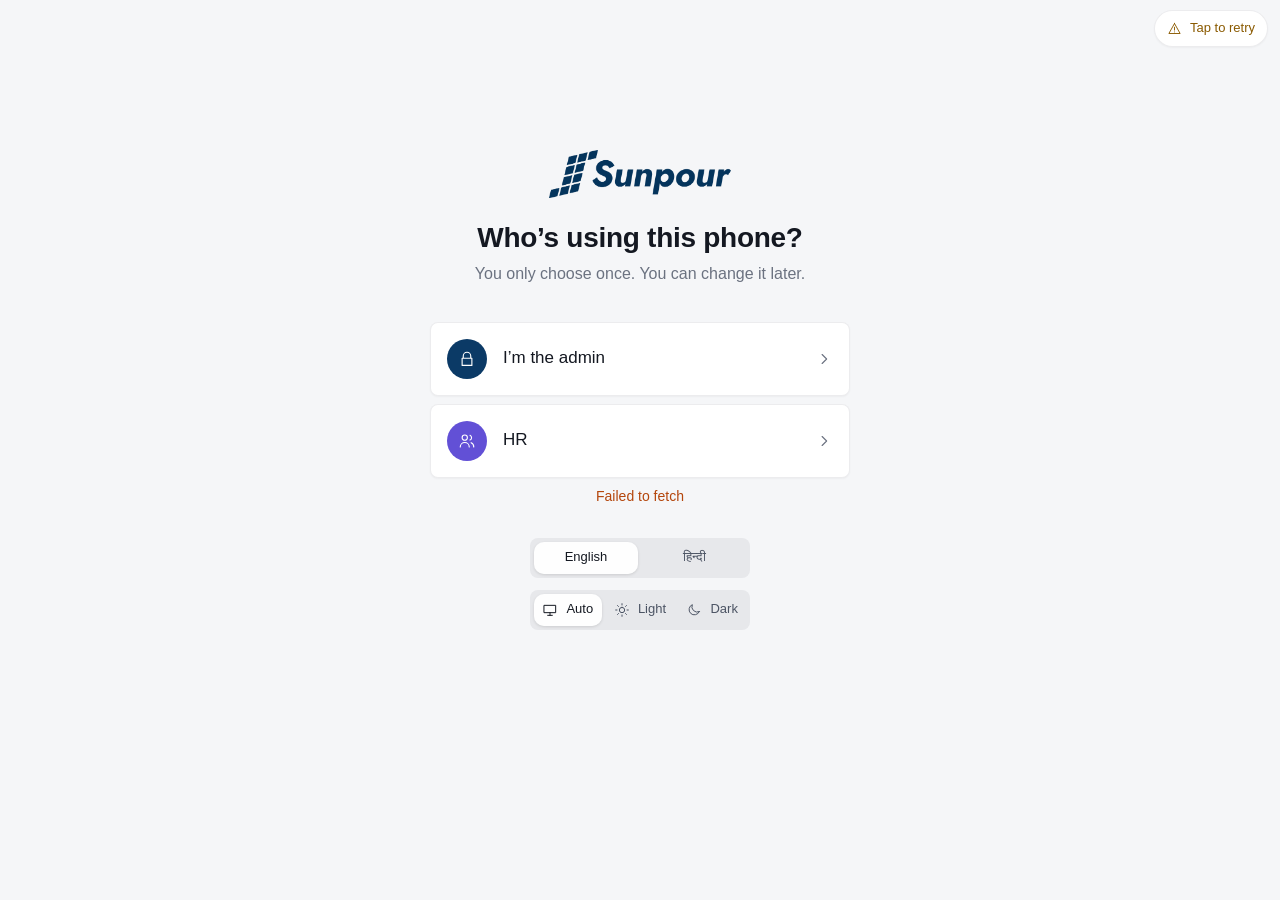
<file: index.html>
<!doctype html>
<html lang="en">
<head>
  <meta charset="utf-8">
  <meta name="viewport" content="width=device-width, initial-scale=1, viewport-fit=cover">
  <title>Sunpour Management</title>
  <meta name="description" content="Sunpour office app: expenses, attendance, salary, quotations and purchase orders">
  <meta name="robots" content="noindex, nofollow">
  <meta name="theme-color" content="#f5f6f8" media="(prefers-color-scheme: light)">
  <meta name="theme-color" content="#141415" media="(prefers-color-scheme: dark)">
  <meta name="apple-mobile-web-app-capable" content="yes">
  <meta name="mobile-web-app-capable" content="yes">
  <meta name="apple-mobile-web-app-status-bar-style" content="default">
  <meta name="apple-mobile-web-app-title" content="Sunpour Management">
  <link rel="manifest" href="manifest.webmanifest">
  <link rel="icon" type="image/png" sizes="192x192" href="icons/icon-192.png">
  <link rel="apple-touch-icon" href="icons/apple-touch-icon.png">
  <link rel="stylesheet" href="styles.css">
</head>
<body>
  <div class="bg" aria-hidden="true"><i class="b1"></i><i class="b2"></i><i class="b3"></i></div>
  <main id="app"></main>
  <nav id="nav" hidden></nav>
  <button id="sync" hidden></button>
  <div id="sheet" hidden></div>
  <div id="toasts" aria-live="polite"></div>
  <script src="config.js"></script>
  <script src="mock.js"></script>
  <script src="charts.js"></script>
  <script src="payroll.js"></script>
  <script src="i18n.js"></script>
  <script src="app.js"></script>
</body>
</html>
</file>
<file: styles.css>
/* Sunpour Expenses — a cash book, attendance register and salary sheet.
   Quiet graphite surfaces; colour only where it means something
   (the cash card, charts, the attendance grid, category tiles). */
:root {
  color-scheme: light;
  --bg: #f5f6f8;
  --card: #ffffff;
  --raised: #eff1f4;
  --glass: rgba(255, 255, 255, 0.82);       /* only for things that float: nav bar, sheets, tooltips */
  --glass-strong: rgba(255, 255, 255, 0.92);
  --solid: #ffffff;
  --glass-line: rgba(17, 24, 39, 0.08);
  --hair: rgba(17, 24, 39, 0.08);
  --text: #141821;
  --text-2: #4b5363;
  --muted: #6b7280;
  --accent: #0b3a66;                          /* Sunpour navy, from the logo */
  --accent-ink: #ffffff;
  --accent-soft: rgba(11, 58, 102, 0.08);
  --accent-text: #0b3a66;
  --brand: #0b3a66;
  --brand-2: #072a4c;
  --on-brand: #ffffff;
  --on-brand-2: rgba(255, 255, 255, 0.72);
  --on-brand-pos: #9be3bd;
  --on-brand-neg: #ffc29e;
  --pos: #15803d;
  --neg: #b4460c;
  --warn-bg: rgba(237, 161, 0, 0.14);
  --warn-ink: #8a5a00;
  --track: rgba(17, 24, 39, 0.06);
  --shadow: 0 1px 2px rgba(0, 0, 0, 0.04);
  --shadow-lg: 0 8px 24px rgba(0, 0, 0, 0.10);
  --s1: #2a78d6; --s2: #eb6834; --s3: #1baf7a; --s4: #eda100; --s5: #e87ba4; --s6: #008300; --s7: #6250d6; --s-other: #a3a39c;
  --r: 16px;
  --r-sm: 10px;
  --ease: cubic-bezier(0.22, 1, 0.36, 1);
  --font: -apple-system, BlinkMacSystemFont, "SF Pro Text", "Segoe UI", Roboto, "Helvetica Neue", Arial, sans-serif;
  --safe-b: env(safe-area-inset-bottom, 0px);
}
@media (prefers-color-scheme: dark) {
  :root:not([data-theme="light"]) {
    color-scheme: dark;
    --bg: #141415;
    --card: #1b1b1d;
    --raised: #242427;
    --glass: rgba(30, 30, 32, 0.84);
    --glass-strong: rgba(34, 34, 37, 0.94);
    --solid: #1b1b1d;
    --glass-line: rgba(255, 255, 255, 0.08);
    --hair: rgba(255, 255, 255, 0.08);
    --text: #ededed;
    --text-2: #a8a8ae;
    --muted: #8a8a90;
    --accent: #ededed;                        /* dark: off-white primary button, navy-blue for selection text */
    --accent-ink: #141415;
    --accent-soft: rgba(110, 160, 220, 0.14);
    --accent-text: #8fb7e6;
    --brand: #123f6c;
    --brand-2: #0b2c4d;
    --pos: #4cc38a;
    --neg: #f0905c;
    --warn-bg: rgba(201, 133, 0, 0.18);
    --warn-ink: #f2c45c;
    --track: rgba(255, 255, 255, 0.07);
    --shadow: none;
    --shadow-lg: 0 12px 32px rgba(0, 0, 0, 0.45);
    --s1: #3987e5; --s2: #d95926; --s3: #199e70; --s4: #c98500; --s5: #d55181; --s6: #0ca30c; --s7: #9085e9; --s-other: #6b6b66;
  }
}
/* manual choice from the theme switch */
:root[data-theme="dark"] {
    color-scheme: dark;
    --bg: #141415;
    --card: #1b1b1d;
    --raised: #242427;
    --glass: rgba(30, 30, 32, 0.84);
    --glass-strong: rgba(34, 34, 37, 0.94);
    --solid: #1b1b1d;
    --glass-line: rgba(255, 255, 255, 0.08);
    --hair: rgba(255, 255, 255, 0.08);
    --text: #ededed;
    --text-2: #a8a8ae;
    --muted: #8a8a90;
    --accent: #ededed;                        /* dark: off-white primary button, navy-blue for selection text */
    --accent-ink: #141415;
    --accent-soft: rgba(110, 160, 220, 0.14);
    --accent-text: #8fb7e6;
    --brand: #123f6c;
    --brand-2: #0b2c4d;
    --pos: #4cc38a;
    --neg: #f0905c;
    --warn-bg: rgba(201, 133, 0, 0.18);
    --warn-ink: #f2c45c;
    --track: rgba(255, 255, 255, 0.07);
    --shadow: none;
    --shadow-lg: 0 12px 32px rgba(0, 0, 0, 0.45);
    --s1: #3987e5; --s2: #d95926; --s3: #199e70; --s4: #c98500; --s5: #d55181; --s6: #0ca30c; --s7: #9085e9; --s-other: #6b6b66;
}

* { box-sizing: border-box; }
html { -webkit-text-size-adjust: 100%; }
body {
  margin: 0; min-height: 100vh; background: var(--bg); color: var(--text);
  font: 16px/1.45 var(--font); letter-spacing: 0;
  -webkit-font-smoothing: antialiased; -webkit-tap-highlight-color: transparent;
  overflow-x: hidden;
}
body.sheet-open { overflow: hidden; }
button, input, select { font: inherit; color: inherit; letter-spacing: inherit; }
button { cursor: pointer; }
button:disabled { cursor: default; }
a { color: var(--accent-text); }
h1, h2, h3, p { margin: 0; }
h1 { font-size: 28px; line-height: 1.15; font-weight: 600; letter-spacing: -0.01em; }
h2 { font-size: 18px; font-weight: 600; }
h3 { font-size: 16px; font-weight: 600; }
.muted { color: var(--muted); }
.small { font-size: 13px; }
.mt { margin-top: 24px; }
:focus-visible { outline: 2px solid var(--accent-text); outline-offset: 2px; border-radius: 8px; }

/* Sunpour logo (official navy artwork). On dark surfaces: a small light plate, the logo is never recoloured */
.logo-full { display: inline-flex; align-items: center; line-height: 0; }
.logo-full img { height: 28px; width: auto; display: block; }
.logo-full.big img { height: 48px; }
.logo-full.big { margin: 0 auto 8px; }
.logo-full.report img { height: 28px; }
:root[data-theme="dark"] .logo-full { background: #f5f6f8; padding: 8px 12px; border-radius: 10px; }
@media (prefers-color-scheme: dark) { :root:not([data-theme="light"]) .logo-full { background: #f5f6f8; padding: 8px 12px; border-radius: 10px; } }
.brand-mark { background: #ffffff !important; border: 1px solid var(--hair); }
.brand-mark img { width: 64%; height: auto; }
.topbar { display: flex; align-items: center; justify-content: space-between; gap: 12px; }
.topbar-actions { display: flex; gap: 8px; }
.who-theme { margin-top: 24px; display: flex; flex-direction: column; align-items: center; gap: 12px; }
.lang-seg { min-width: 220px; }
.lang-btn { font-size: 14px; font-weight: 600; color: var(--text-2); }
.nav-inner .nav-refresh { color: var(--muted); }
:lang(hi) body { line-height: 1.55; }
.theme-seg { max-width: 320px; }
.theme-seg .ic { width: 16px; height: 16px; }

/* page background: one flat neutral */
.bg { position: fixed; inset: 0; z-index: -1; background: var(--bg); }
.bg i { display: none; }

/* cards: solid surface + hairline. (.glass is the class name used across the app) */
.glass { background: var(--card); border: 1px solid var(--hair); box-shadow: var(--shadow); }
/* frosted glass only on what floats over content */
.nav-inner, .sheet, .toast, .chart-tip, .sync-chip, .sheet-head {
  -webkit-backdrop-filter: blur(20px) saturate(160%); backdrop-filter: blur(20px) saturate(160%);
}

.ic { width: 18px; height: 18px; fill: none; stroke: currentColor; stroke-width: 1.5; stroke-linecap: round; stroke-linejoin: round; flex: none; }
.spin { animation: spin 1s linear infinite; }
@keyframes spin { to { transform: rotate(360deg); } }

/* layout */
#app { padding: calc(env(safe-area-inset-top, 0px) + 20px) 16px calc(110px + var(--safe-b)); }
.view { max-width: 560px; margin: 0 auto; display: flex; flex-direction: column; gap: 16px; }
.view.anim { animation: fade 0.32s var(--ease); }
.is-admin .view { max-width: 1180px; }
@keyframes fade { from { opacity: 0; transform: translateY(4px); } to { opacity: 1; transform: none; } }

.page-head, .hello { display: flex; align-items: flex-end; justify-content: space-between; gap: 12px; padding: 4px 2px 2px; flex-wrap: wrap; }
.page-head .muted, .hello .muted { font-size: 13px; font-weight: 500; margin-bottom: 2px; }
.head-actions { display: flex; gap: 8px; flex-wrap: wrap; }
.section-title { padding: 8px 4px 0; color: var(--text-2); }

/* buttons */
.btn {
  display: inline-flex; align-items: center; justify-content: center; gap: 8px;
  min-height: 44px; padding: 0 20px; border-radius: 10px; border: 1px solid transparent;
  background: var(--raised); font-weight: 500; font-size: 15px; transition: transform 0.14s var(--ease), background-color 0.16s var(--ease), color 0.16s var(--ease);
}
.btn:active { transform: scale(0.97); }
.btn.primary { background: var(--accent); color: var(--accent-ink); box-shadow: inset 0 1px 0 rgba(255, 255, 255, 0.12); }
.btn.primary:hover { filter: brightness(1.08); }
.btn:not(.primary):hover { background: var(--track); }
.btn.big { min-height: 54px; font-size: 17px; border-radius: 8px; }
.btn.small { min-height: 36px; padding: 0 12px; font-size: 14px; border-radius: 8px; }
.btn.small .ic { width: 17px; height: 17px; }
.btn.ghost { background: transparent; color: var(--text-2); box-shadow: none; }
.btn.ghost:hover { color: var(--text); }
.btn.wide { width: 100%; }
.btn.danger-ghost { background: transparent; color: var(--neg); }
.link { background: none; border: 0; color: var(--accent-text); font-size: 16px; padding: 8px 4px; min-height: 44px; }
.link.strong { font-weight: 500; }
.icon-btn { width: 40px; height: 40px; border-radius: 8px; display: inline-grid; place-items: center; border: 0; background: transparent; color: var(--text-2); }
.icon-btn.glass { border-radius: 50%; width: 44px; height: 44px; }
.icon-btn:disabled { opacity: 0.3; }

/* chips & segmented */
.chips { display: flex; flex-wrap: wrap; gap: 8px; }
.chip {
  display: inline-flex; align-items: center; gap: 8px; min-height: 40px; padding: 0 16px; border-radius: 10px;
  border: 1px solid var(--hair); background: var(--glass-strong); font-size: 15px; font-weight: 500; position: relative;
}
.chip .ic { width: 17px; height: 17px; }
.chip.on { background: var(--accent-soft); color: var(--accent-text); border-color: color-mix(in srgb, var(--accent-text) 40%, transparent); }
.scroller { flex-wrap: nowrap; overflow-x: auto; scrollbar-width: none; margin: 0 -16px; padding: 0 16px; }
.scroller::-webkit-scrollbar { display: none; }
.scroller .chip { flex: none; }
.date-pick input { position: absolute; inset: 0; opacity: 0; width: 100%; cursor: pointer; }

.seg3, .seg2 { display: grid; grid-auto-flow: column; grid-auto-columns: 1fr; gap: 4px; padding: 4px; border-radius: 8px; background: var(--track); }
.seg3 button, .seg2 button {
  border: 0; background: transparent; min-height: 38px; border-radius: 10px; font-size: 14px; font-weight: 500; color: var(--text-2);
  display: inline-flex; align-items: center; justify-content: center; gap: 8px; padding: 0 8px;
}
.seg3 button.on, .seg2 button.on { background: var(--glass-strong); color: var(--text); box-shadow: 0 1px 3px rgba(0,0,0,0.12); }
.seg3.small button, .seg2.small button { min-height: 32px; font-size: 13px; }
.seg2 .ic { width: 18px; height: 18px; }

/* who / login */
.who { min-height: calc(100vh - 160px); display: flex; flex-direction: column; justify-content: center; gap: 8px; text-align: center; max-width: 420px; margin: 0 auto; width: 100%; }
.who h1 { margin-top: 8px; font-size: 28px; }
.who-list { display: flex; flex-direction: column; gap: 8px; margin-top: 20px; }
.who-btn { display: flex; align-items: center; gap: 16px; padding: 16px 16px; border-radius: 8px; text-align: left; font-size: 17px; font-weight: 500; }
.who-btn span:nth-child(2) { flex: 1; }
.who-btn > .ic { color: var(--muted); }
.who-btn.admin { margin-top: 8px; }
.brand-mark { width: 44px; height: 44px; border-radius: 8px; display: grid; place-items: center; color: #fff; background: var(--brand); flex: none; }
.brand-mark svg { width: 70%; height: 70%; }
.brand-mark.big { width: 76px; height: 76px; border-radius: 20px; margin: 0 auto; }
.avatar { width: 40px; height: 40px; border-radius: 50%; display: grid; place-items: center; font-weight: 500; color: #fff; background: var(--c, var(--brand)); flex: none; }
.avatar .ic { width: 20px; }
.avatar.sm { width: 30px; height: 30px; font-size: 14px; }
.pin-form { display: flex; flex-direction: column; gap: 12px; margin-top: 20px; }
.pin { width: 100%; text-align: center; font-size: 26px; letter-spacing: 0.4em; padding: 16px; border-radius: 8px; border: 1px solid var(--hair); background: var(--glass-strong); }
.login .btn.ghost { margin-top: 8px; }
.pin::placeholder { letter-spacing: 0.02em; font-size: 18px; }
.file-btn { position: relative; overflow: hidden; }
.import-card { flex-direction: row; align-items: center; justify-content: space-between; gap: 16px; flex-wrap: wrap; }
.import-card > div { flex: 1 1 280px; }
.file-btn input { position: absolute; inset: 0; opacity: 0; cursor: pointer; }

/* hero balance */
.hero { border-radius: 20px; padding: 24px 24px 20px; position: relative; overflow: hidden; }
.hero { background: linear-gradient(160deg, var(--brand), var(--brand-2)); color: var(--on-brand); border-color: transparent; }
/* the official Sunpour mark (brand/sunpour-mark.png, all ten tiles) as a faint watermark on the navy card */
.hero::before { content: ""; position: absolute; right: 20px; top: 20px; width: 52px; height: 51px; pointer-events: none;
  background: rgba(255, 255, 255, 0.24);
  -webkit-mask: url("brand/sunpour-mark.png") center / contain no-repeat; mask: url("brand/sunpour-mark.png") center / contain no-repeat; }
.hero .label { font-size: 14px; font-weight: 500; color: var(--on-brand-2); }
.hero-num { font-size: 44px; font-weight: 500; letter-spacing: -0.02em; line-height: 1.1; margin-top: 4px; font-variant-numeric: tabular-nums; }
.hero-sub { font-size: 14px; font-weight: 500; margin-top: 4px; }
.hero.neg .hero-sub { color: var(--on-brand-neg); }
.hero.pos .hero-sub { color: var(--on-brand-pos); }
.hero.zero .hero-sub { color: var(--on-brand-2); }
.hero-stats { display: grid; grid-template-columns: 1fr 1fr; gap: 8px; margin-top: 20px; padding-top: 16px; border-top: 1px solid rgba(255, 255, 255, 0.14); }
.hero-stats span { display: block; font-size: 13px; color: var(--on-brand-2); }
.hero-stats b { font-size: 18px; font-variant-numeric: tabular-nums; }

.quick { display: flex; flex-direction: column; gap: 8px; }
.quick-2 { display: grid; grid-template-columns: 1fr 1fr; gap: 8px; }
.quick-2 .btn { font-size: 14px; padding: 0 8px; }

/* cards */
.card { border-radius: var(--r); padding: 20px; display: flex; flex-direction: column; gap: 12px; min-width: 0; }
.card-head { display: flex; justify-content: space-between; align-items: center; gap: 8px; flex-wrap: wrap; }
.grid-2 { display: grid; gap: 16px; }
@media (min-width: 900px) { .grid-2 { grid-template-columns: 1fr 1fr; } }
/* dashboard: the weekly chart leads, the category share sits beside it, narrower */
.grid-charts { display: grid; gap: 16px; }
@media (min-width: 900px) { .grid-charts { grid-template-columns: minmax(340px, 2fr) 3fr; } .grid-charts .donut-wrap { grid-template-columns: 1fr; justify-items: center; } .grid-charts #ch-donut { width: 200px; } .grid-charts .legend { max-width: 360px; } }

.mini-bars { display: flex; flex-direction: column; gap: 8px; }
.mb-row { display: grid; grid-template-columns: 28px minmax(80px, 140px) 1fr 72px; align-items: center; gap: 8px; font-size: 14px; }
.mb-ic { width: 28px; height: 28px; border-radius: 8px; display: grid; place-items: center; color: var(--text-2); background: var(--raised); }
.mb-ic .ic { width: 16px; height: 16px; }
.mb-name { overflow: hidden; text-overflow: ellipsis; white-space: nowrap; color: var(--text-2); }
.mb-track { height: 8px; border-radius: 4px; background: var(--track); overflow: hidden; }
.mb-track span { display: block; height: 100%; border-radius: 4px; }
.mb-row b { font-variant-numeric: tabular-nums; font-weight: 500; text-align: right; }

/* transaction list */
.day header { display: flex; justify-content: space-between; font-size: 13px; font-weight: 500; color: var(--muted); padding: 8px 8px 8px; }
.list { border-radius: 8px; overflow: hidden; }
.card .list { border-radius: 10px; }
.tx {
  width: 100%; display: flex; align-items: center; gap: 12px; padding: 12px 16px; border: 0; background: transparent; text-align: left;
  border-bottom: 1px solid var(--hair); min-height: 60px;
}
.tx:last-child { border-bottom: 0; }
.tx:not(:disabled):active { background: var(--track); }
.tx:disabled { color: inherit; }
.tx-ic { width: 36px; height: 36px; border-radius: 10px; display: grid; place-items: center; flex: none; color: var(--text-2); background: var(--raised); position: relative; }
/* category marker: a slanted panel tile in the category colour */
.tx.exp .tx-ic::after { content: ""; position: absolute; right: -2px; bottom: -2px; width: 8px; height: 8px; border-radius: 2px; background: var(--c); transform: skewX(-16deg); box-shadow: 0 0 0 2px var(--card); }
.tx.in .tx-ic { color: var(--pos); }

.tx-main { flex: 1; min-width: 0; display: flex; flex-direction: column; }
.tx-title { font-weight: 500; font-size: 15.5px; display: flex; align-items: center; gap: 8px; flex-wrap: wrap; }
.tx-sub { font-size: 13px; color: var(--muted); white-space: nowrap; overflow: hidden; text-overflow: ellipsis; }
.tx-amt { font-weight: 500; font-variant-numeric: tabular-nums; white-space: nowrap; }
.tx.in .tx-amt { color: var(--pos); }
.tx.deleted { opacity: 0.5; }
.tx.deleted .tx-amt { text-decoration: line-through; }
.pill { display: inline-flex; align-items: center; gap: 4px; font-size: 11.5px; font-weight: 500; padding: 2px 8px; border-radius: 999px; background: var(--track); color: var(--text-2); }
.pill .ic { width: 12px; height: 12px; }
.pill.warn { background: var(--warn-bg); color: var(--warn-ink); }

.empty { display: flex; flex-direction: column; align-items: center; gap: 8px; padding: 40px 20px; color: var(--muted); text-align: center; }
.empty .ic { width: 30px; height: 30px; }
.empty.small { padding: 20px; }

.stat-row { display: grid; grid-template-columns: repeat(4, 1fr); gap: 8px; }
.stat { border-radius: 8px; padding: 8px 12px; min-width: 0; }
.stat span { font-size: 12px; color: var(--muted); display: block; }
.stat b { font-size: 15px; font-variant-numeric: tabular-nums; white-space: nowrap; }
.stat b.pos { color: var(--pos); }
@media (max-width: 420px) { .stat-row { grid-template-columns: repeat(2, 1fr); } }

/* nav */
#nav { position: fixed; left: 0; right: 0; bottom: 0; z-index: 20; padding: 0 16px calc(12px + var(--safe-b)); pointer-events: none; display: flex; justify-content: center; }
#nav[hidden] { display: none; }
.nav-inner { pointer-events: auto; display: flex; align-items: center; gap: 4px; padding: 8px; border-radius: 20px; background: var(--glass-strong); }
.nav-inner button { border: 0; background: transparent; display: flex; flex-direction: column; align-items: center; gap: 2px; padding: 8px 16px; min-width: 70px; border-radius: 20px; font-size: 11px; font-weight: 500; color: var(--muted); }
.nav-inner button.on { color: var(--accent-text); background: var(--accent-soft); }
.nav-inner .ic { width: 20px; height: 20px; }
.nav-inner .nav-add { min-width: 0; width: 52px; height: 52px; border-radius: 50%; padding: 0; justify-content: center; background: var(--accent); color: var(--accent-ink); margin-left: 8px; box-shadow: inset 0 1px 0 rgba(255, 255, 255, 0.12); }
.nav-inner .nav-add .ic { width: 26px; height: 26px; stroke-width: 2.2; }
@media (max-width: 899px) { /* phones: tabs share the bar so 4 to 6 of them fit */
  .nav-inner { width: 100%; max-width: 560px; }
  #nav { padding-left: 12px; padding-right: 12px; }
  .nav-inner button { flex: 1 1 0; min-width: 0; padding: 8px 2px; }
  .nav-inner button span { white-space: nowrap; overflow: hidden; text-overflow: ellipsis; max-width: 100%; }
  .nav-inner .nav-add { flex: none; margin-left: 4px; }
  .nav-inner { gap: 2px; }
  .nav-inner button span { font-size: 10.5px; letter-spacing: -0.01em; }
}
@media (max-width: 479px) { /* admin has 7 buttons: icons only on phones (names stay as labels for screen readers) */
  .is-admin .nav-inner button { padding: 10px 2px; }
  .is-admin .nav-inner button span { display: none; }
  .is-admin .nav-inner .ic { width: 22px; height: 22px; }
}
@media (min-width: 900px) {
  .is-admin #nav { top: 14px; bottom: auto; padding: 0; }
  .is-admin #nav .nav-inner button { flex-direction: row; gap: 8px; font-size: 14px; padding: 8px 16px; }
  .is-admin #nav .nav-inner .ic { width: 18px; height: 18px; }
  .is-admin #app { padding-top: 84px; padding-bottom: 40px; }
}

.sync-chip { position: fixed; top: calc(env(safe-area-inset-top, 0px) + 10px); right: 12px; z-index: 30; display: inline-flex; align-items: center; gap: 8px; padding: 8px 12px; border-radius: 999px; font-size: 13px; font-weight: 500; color: var(--text-2); }
.sync-chip .ic { width: 15px; height: 15px; }
.sync-chip.warn { color: var(--warn-ink); }
.sync-chip[hidden] { display: none; }

/* sheet (bottom drawer) */
#sheet { position: fixed; inset: 0; z-index: 50; }
#sheet[hidden] { display: none; }
.sheet-backdrop { position: absolute; inset: 0; background: rgba(0, 0, 0, 0.32); opacity: 0; transition: opacity 0.25s; }
.sheet {
  position: absolute; left: 0; right: 0; bottom: 0; max-height: 94vh; overflow-y: auto; overscroll-behavior: contain;
  border-radius: 20px 20px 0 0; padding: 8px 20px calc(24px + var(--safe-b)); background: var(--glass-strong);
  transform: translateY(100%); transition: transform 0.32s cubic-bezier(0.2, 0.9, 0.25, 1);
  max-width: 620px; margin: 0 auto; box-shadow: var(--shadow-lg);
}
#sheet.open .sheet-backdrop { opacity: 1; }
#sheet.open .sheet { transform: none; }
@media (min-width: 700px) {
  .sheet { bottom: auto; top: 50%; border-radius: 20px; transform: translateY(-46%) scale(0.98); opacity: 0; transition: transform 0.25s, opacity 0.2s; max-height: 88vh; padding-bottom: 24px; }
  #sheet.open .sheet { transform: translateY(-50%); opacity: 1; }
  .grabber { display: none; }
}
.grabber { width: 38px; height: 5px; border-radius: 3px; background: var(--hair); margin: 4px auto 2px; }
.sheet-head { display: grid; grid-template-columns: 1fr auto 1fr; align-items: center; position: sticky; top: -6px; background: var(--glass-strong); z-index: 2; margin: 0 -20px; padding: 0 12px; }
.sheet-head h2 { font-size: 17px; text-align: center; }
.sheet-head > :first-child { justify-self: start; }
.sheet-head > :last-child { justify-self: end; }
.entry { display: flex; flex-direction: column; gap: 16px; }
.amount-wrap { display: flex; align-items: baseline; justify-content: center; gap: 4px; padding: 8px 0 0; }
.amount-wrap .cur { font-size: 34px; font-weight: 500; color: var(--muted); }
.amount { border: 0; background: transparent; font-size: 56px; font-weight: 500; letter-spacing: -0.03em; width: 2ch; min-width: 1ch; max-width: 80vw; text-align: left; font-variant-numeric: tabular-nums; outline: none; padding: 0; }
.amount::placeholder { color: var(--hair); color: color-mix(in srgb, var(--muted) 45%, transparent); }
.hint { text-align: center; font-size: 13.5px; color: var(--muted); min-height: 0; margin-top: -8px; }
.hint:empty { display: none; }
.field { display: flex; flex-direction: column; gap: 8px; }
.field[hidden] { display: none; }
.field > label { font-size: 13px; font-weight: 500; color: var(--muted); padding-left: 2px; }
.opt { font-weight: 400; }
.input { width: 100%; min-height: 48px; padding: 0 16px; border-radius: 10px; border: 1px solid var(--hair); background: var(--glass); font-size: 16px; }
.form-error { color: var(--neg); font-size: 14px; font-weight: 500; min-height: 0; text-align: center; }
.form-error:empty { display: none; }
.shake { animation: shake 0.35s; }
@keyframes shake { 25% { transform: translateX(-5px); } 75% { transform: translateX(5px); } }

.cat-grid { display: grid; grid-template-columns: repeat(4, 1fr); gap: 8px; }
@media (max-width: 360px) { .cat-grid { grid-template-columns: repeat(3, 1fr); } }
.cat { transition: background-color 0.16s var(--ease), border-color 0.16s var(--ease); display: flex; flex-direction: column; align-items: center; gap: 8px; padding: 8px 4px; border-radius: 10px; border: 1.5px solid transparent; background: var(--glass); font-size: 12px; font-weight: 500; line-height: 1.15; text-align: center; color: var(--text-2); }
.cat-ic { width: 38px; height: 38px; border-radius: 8px; display: grid; place-items: center; color: var(--c); background: color-mix(in srgb, var(--c) 15%, transparent); }
.cat-ic.sm { width: 30px; height: 30px; border-radius: 8px; }
.cat-ic.sm .ic { width: 16px; }
.cat.on { border-color: color-mix(in srgb, var(--c) 55%, transparent); background: color-mix(in srgb, var(--c) 8%, transparent); color: var(--text); }
.cat.on .cat-ic { background: var(--c); color: #fff; }

.flag-box { display: flex; gap: 12px; padding: 16px; border-radius: 10px; background: var(--warn-bg); color: var(--text); }
.flag-box > .ic { color: var(--warn-ink); }
.flag-box p { font-size: 14px; color: var(--text-2); margin: 4px 0 8px; }
.kv { display: flex; justify-content: space-between; padding: 12px 16px; border-radius: 10px; background: var(--track); font-variant-numeric: tabular-nums; }
.kv b.pos { color: var(--pos); } .kv b.neg { color: var(--neg); }
.icon-pick { display: grid; grid-template-columns: repeat(8, 1fr); gap: 8px; }
.icon-pick button { aspect-ratio: 1; border-radius: 10px; border: 1.5px solid transparent; background: var(--glass); display: grid; place-items: center; }
.icon-pick button.on { border-color: var(--accent-text); background: var(--accent-soft); }
.toggle { display: inline-flex; align-items: center; gap: 8px; font-size: 14px; font-weight: 500; }
.toggle input { width: 18px; height: 18px; accent-color: var(--accent); }
.toggle.big { font-size: 16px; }

/* toast */
#toasts { position: fixed; left: 0; right: 0; top: calc(env(safe-area-inset-top, 0px) + 12px); z-index: 60; display: flex; flex-direction: column; align-items: center; gap: 8px; pointer-events: none; }
.toast { display: inline-flex; align-items: center; gap: 8px; padding: 12px 16px; border-radius: 8px; background: var(--glass-strong); -webkit-backdrop-filter: blur(20px); backdrop-filter: blur(20px); box-shadow: var(--shadow-lg); font-weight: 500; font-size: 15px; transform: translateY(-20px); opacity: 0; transition: 0.3s; max-width: calc(100vw - 32px); }
.toast .ic { color: var(--pos); }
.toast.warn .ic { color: var(--neg); }
.toast.in { transform: none; opacity: 1; }

/* admin: period bar, KPIs, person cards */
.period { display: flex; align-items: center; justify-content: space-between; gap: 8px; padding: 8px; border-radius: 8px; flex-wrap: wrap; }
.period .seg3, .period .seg2 { min-width: 220px; }
.stepper { display: flex; align-items: center; gap: 4px; margin-left: auto; }
.period-label { font-weight: 500; min-width: 130px; text-align: center; font-size: 15px; }
.kpis { display: grid; grid-template-columns: repeat(2, 1fr); gap: 12px; }
@media (min-width: 900px) { .kpis { grid-template-columns: repeat(4, 1fr); } }
.kpi { border-radius: var(--r); padding: 16px; display: flex; flex-direction: column; gap: 2px; min-width: 0; }
.kpi span { font-size: 13px; font-weight: 500; color: var(--muted); }
.kpi b { font-size: 26px; font-weight: 500; letter-spacing: -0.01em; font-variant-numeric: tabular-nums; white-space: nowrap; overflow: hidden; text-overflow: ellipsis; }
.kpi small { font-size: 12.5px; color: var(--muted); }
.kpi.neg b { color: var(--neg); }

.people-cards { display: grid; gap: 12px; grid-template-columns: repeat(auto-fit, minmax(270px, 1fr)); }
.person-card { border-radius: var(--r); padding: 16px; display: flex; flex-direction: column; gap: 8px; }
.person-card header { display: flex; gap: 12px; align-items: center; }
.person-card small { font-size: 13px; font-weight: 500; }
.person-card.neg small { color: var(--neg); }
.person-card.pos small { color: var(--pos); }
.pc-bal { font-size: 30px; font-weight: 500; letter-spacing: -0.01em; font-variant-numeric: tabular-nums; }
.person-card dl { display: grid; grid-template-columns: repeat(3, 1fr); margin: 0; gap: 8px; }
.person-card dt { font-size: 12px; color: var(--muted); }
.person-card dd { margin: 0; font-weight: 500; font-variant-numeric: tabular-nums; }
.pc-count { display: flex; align-items: center; gap: 8px; font-size: 13px; font-weight: 500; }
.pc-count .ic { width: 16px; }
.pc-count.ok { color: var(--pos); } .pc-count.off { color: var(--neg); }
.pc-actions { display: flex; gap: 8px; }
.pc-actions .btn { flex: 1; }

/* charts */
.donut-wrap { display: grid; grid-template-columns: minmax(150px, 210px) 1fr; gap: 20px; align-items: center; }
@media (max-width: 520px) { .donut-wrap { grid-template-columns: 1fr; justify-items: center; } .donut-wrap #ch-donut { width: 200px; } }
.donut { width: 100%; height: auto; display: block; }
.donut .seg { transition: opacity 0.15s; }
.has-hot .seg:not(.is-hot), .has-hot .bar:not(.is-hot), .has-hot .split-seg:not(.is-hot) { opacity: 0.35; }
.donut-num { font-size: 26px; font-weight: 500; fill: var(--text); letter-spacing: -0.01em; }
.donut-cap { font-size: 13px; fill: var(--muted); }
.legend { list-style: none; margin: 0; padding: 0; display: flex; flex-direction: column; gap: 8px; width: 100%; font-size: 14px; }
.legend li { display: grid; grid-template-columns: 10px 1fr auto 40px; align-items: center; gap: 8px; }
.legend li small { display: block; color: var(--muted); font-size: 11.5px; white-space: nowrap; overflow: hidden; text-overflow: ellipsis; max-width: 180px; }
.legend i { width: 10px; height: 10px; border-radius: 2px; transform: skewX(-16deg); }
.legend b { font-weight: 500; font-variant-numeric: tabular-nums; }
.legend em { font-style: normal; color: var(--muted); text-align: right; font-variant-numeric: tabular-nums; font-size: 13px; }
.legend.inline { flex-direction: row; flex-wrap: wrap; gap: 8px 16px; font-size: 13px; }
.legend.inline li { display: inline-flex; gap: 8px; color: var(--text-2); }
.cols-wrap { width: 100%; min-height: 220px; }
.cols .grid { stroke: var(--hair); stroke-width: 1; }
.cols .grid.base { stroke: var(--muted); stroke-opacity: 0.4; }
.cols .axis { font-size: 11px; fill: var(--muted); font-variant-numeric: tabular-nums; }
.cols .bar { transition: opacity 0.15s; }
.split { display: flex; gap: 2px; height: 14px; border-radius: 7px; overflow: hidden; }
.split-seg { min-width: 4px; transition: opacity 0.15s; }
.chart-tip {
  position: fixed; left: 0; top: 0; z-index: 70; pointer-events: none; opacity: 0; transition: opacity 0.12s;
  background: var(--glass-strong); -webkit-backdrop-filter: blur(20px); backdrop-filter: blur(20px);
  border: 1px solid var(--glass-line); box-shadow: var(--shadow-lg); border-radius: 8px; padding: 8px 12px; font-size: 13px; line-height: 1.45; color: var(--text);
  font-variant-numeric: tabular-nums;
}
.chart-tip .muted { color: var(--muted); }

/* reports */
.report { border-radius: var(--r); padding: 24px; display: flex; flex-direction: column; gap: 16px; }
.report-head { display: flex; gap: 16px; align-items: center; padding-bottom: 16px; border-bottom: 1px solid var(--hair); }
.report-head p { color: var(--muted); font-size: 14px; }
.report h3 { margin-top: 8px; }
.report-kpis { display: grid; grid-template-columns: repeat(4, 1fr); gap: 8px; }
@media (max-width: 640px) { .report-kpis { grid-template-columns: repeat(2, 1fr); } }
.report-kpis div { padding: 12px; border-radius: 10px; background: var(--track); }
.report-kpis span { display: block; font-size: 12.5px; color: var(--muted); }
.report-kpis b { font-size: 20px; font-variant-numeric: tabular-nums; }
.table-wrap { overflow-x: auto; margin: 0 -4px; padding: 0 4px; }
.tbl { width: 100%; border-collapse: collapse; font-size: 14px; font-variant-numeric: tabular-nums; }
.tbl th, .tbl td { padding: 8px 8px; text-align: right; border-bottom: 1px solid var(--hair); white-space: nowrap; }
.tbl th:first-child, .tbl td:first-child { text-align: left; }
.tbl thead th { font-size: 12px; font-weight: 500; color: var(--muted); }
.tbl tbody th { font-weight: 500; }
.tbl tfoot th, .tbl tfoot td { font-weight: 500; border-bottom: 0; border-top: 1.5px solid var(--hair); }
.tbl td.neg { color: var(--neg); }
.tbl .dot { display: inline-block; width: 9px; height: 9px; border-radius: 2px; margin-right: 8px; transform: skewX(-16deg); }
.tbl.entries td, .tbl.entries th { text-align: left; }
.tbl.entries td:nth-child(5) { white-space: normal; min-width: 160px; color: var(--text-2); }
.tbl.entries .num { text-align: right; }
.tbl tr.flagged td:first-child { box-shadow: inset 3px 0 var(--s4); }
.print-only { display: none; }

/* ledger filters */
.filters { display: flex; flex-wrap: wrap; gap: 8px; padding: 8px; border-radius: 8px; align-items: center; }
.filters select, .search { min-height: 40px; border-radius: 8px; border: 1px solid var(--hair); background: var(--glass-strong); padding: 0 8px; font-size: 14px; }
.search { display: flex; align-items: center; gap: 8px; flex: 1 1 220px; color: var(--muted); }
.search input { border: 0; background: transparent; outline: none; flex: 1; min-width: 0; color: var(--text); font-size: 15px; }
.filters .toggle { padding: 0 8px; }
.ledger-sum { padding: 0 8px; }

/* settings */
.set-row { display: flex; align-items: center; gap: 12px; padding: 8px 4px; border-bottom: 1px solid var(--hair); }
.set-row:last-child { border-bottom: 0; }
/* Quote & PO access switch in the staff list */
.switch { display: inline-flex; align-items: center; gap: 8px; font-size: 12px; font-weight: 500; color: var(--muted); cursor: pointer; white-space: nowrap; }
.switch input { appearance: none; -webkit-appearance: none; width: 36px; height: 22px; border-radius: 11px; background: rgba(120, 120, 128, 0.32); position: relative; margin: 0; cursor: pointer; transition: background-color .2s; flex: none; }
.switch input::after { content: ''; position: absolute; top: 2px; left: 2px; width: 18px; height: 18px; border-radius: 50%; background: #fff; box-shadow: 0 1px 2px rgba(0,0,0,.25); transition: transform .2s; }
.switch input:checked { background: var(--s3); }
.switch input:checked::after { transform: translateX(14px); }
.switch input:disabled { opacity: .5; }
.switch input:focus-visible { outline: 2px solid var(--accent); outline-offset: 2px; }
/* Quote & PO tab */
.tool-list { display: grid; gap: 12px; margin-top: 16px; }
@media (min-width: 760px) { .tool-list { grid-template-columns: 1fr 1fr; } }
.tool-card { display: flex; align-items: center; gap: 16px; padding: 20px 16px; border-radius: 16px; color: inherit; text-decoration: none; }
.tool-card .grow { flex: 1; display: grid; gap: 4px; }
.tool-card b { font-size: 17px; font-weight: 600; }
.tool-card small { font-size: 13px; color: var(--muted); line-height: 1.4; }
.tool-card > .ic { color: var(--muted); }
.tool-ic { width: 48px; height: 48px; border-radius: 12px; display: grid; place-items: center; background: color-mix(in srgb, var(--c) 16%, transparent); color: var(--c); flex: none; }
.tool-ic .ic { width: 26px; height: 26px; }
.tool-note { margin-top: 16px; }
.grow { flex: 1; }
.card .btn.wide { justify-content: flex-start; }
.audit { display: flex; flex-direction: column; max-height: 420px; overflow-y: auto; }
.audit-row { font-size: 13px; padding: 8px 2px; border-bottom: 1px solid var(--hair); }
.audit-row small { display: block; color: var(--muted); white-space: nowrap; overflow: hidden; text-overflow: ellipsis; }
.audit-row span { margin-right: 8px; }


/* attendance */
.att-card { gap: 8px; }
.att-card.todo { border-color: color-mix(in srgb, var(--accent-text) 35%, var(--hair)); }
.att-list { display: flex; flex-direction: column; }
.att-row { display: flex; align-items: center; gap: 12px; padding: 8px 0; border-bottom: 1px solid var(--hair); flex-wrap: wrap; }
.att-row:last-child { border-bottom: 0; }
.att-row .grow b { font-size: 15.5px; }
.att-row small { display: block; font-size: 12px; }
.att-actions { display: flex; gap: 8px; margin-left: auto; }
.att-actions:empty { display: none; }
@media (max-width: 520px) { .att-actions:has(.btn + .btn) { width: 100%; padding-left: 40px; } .att-actions:has(.btn + .btn) .btn { flex: 1; } }
.att-actions .btn.ghost { min-height: 32px; padding: 0 8px; font-size: 14px; color: var(--text-2); }
.att-row.me .att-actions .btn { min-height: 40px; }
.att-state { display: inline-flex; align-items: center; gap: 4px; font-size: 13px; font-weight: 500; color: var(--muted); }
.att-state .ic { width: 15px; height: 15px; }
.att-state.present { color: var(--pos); }
.att-state.half { color: var(--warn-ink); }
.att-state.none .ic { color: var(--warn-ink); }
.att-line { display: flex; align-items: center; gap: 12px; padding: 8px 4px; border-bottom: 1px solid var(--hair); }
.att-line:last-child { border-bottom: 0; }
.att-line > .att-state { width: 30px; height: 30px; border-radius: 9px; justify-content: center; background: var(--track); }
.att-line > .att-state.present { background: color-mix(in srgb, var(--pos) 14%, transparent); }
.att-line > .att-state.half { background: var(--warn-bg); }
.att-line small { display: block; font-size: 12.5px; }
.att-grid-wrap { overflow-x: auto; margin: 0; padding: 0; }
.att-grid { border-collapse: separate; border-spacing: 3px; font-size: 12px; font-variant-numeric: tabular-nums; }
.att-grid th { font-weight: 500; color: var(--muted); text-align: center; min-width: 26px; line-height: 1.1; }
.att-grid th span { display: block; font-size: 10px; font-weight: 500; }
.att-grid th.sun { color: var(--neg); }
.att-grid th.today { color: var(--accent); }
.att-grid th.name { text-align: left; position: sticky; left: 0; background: var(--solid); box-shadow: 0 0 0 4px var(--solid); z-index: 2; padding: 0 8px 0 2px; white-space: nowrap; border-radius: 6px; }
.att-grid th.name .dot { display: inline-block; width: 8px; height: 8px; border-radius: 3px; margin-right: 8px; }
.att-grid td { padding: 0; }
.att-grid td.tot { text-align: center; font-weight: 500; min-width: 28px; color: var(--text-2); }
.cell { width: 26px; height: 30px; border-radius: 7px; border: 0; padding: 0; font-size: 12px; font-weight: 500; display: grid; place-items: center; background: var(--track); color: var(--muted); }
.cell.p { background: color-mix(in srgb, var(--pos) 22%, transparent); color: var(--pos); }
.cell.h { background: var(--warn-bg); color: var(--warn-ink); }
.cell.off { background: color-mix(in srgb, var(--neg) 10%, transparent); color: var(--neg); }
.cell.pending { background: transparent; outline: 1.5px dashed var(--accent); outline-offset: -2px; }
.cell.future, .cell.na { background: transparent; opacity: 0.35; }
.cell.edited { box-shadow: inset 0 -3px 0 var(--s7); }
.att-grid:not(.editable) .cell:disabled { cursor: default; }
.att-legend { margin-top: 8px; }
.att-grid th.hol { color: var(--s7); }
.cell.hol { background: color-mix(in srgb, var(--s7) 18%, transparent); color: var(--s7); font-size: 11px; }
.lg.hol { background: color-mix(in srgb, var(--s7) 45%, transparent); }
.hol-ic { width: 30px; height: 30px; border-radius: 9px; display: grid; place-items: center; color: var(--s7); background: color-mix(in srgb, var(--s7) 15%, transparent); flex: none; }
.hol-ic .ic { width: 16px; height: 16px; }
.hol-banner { display: flex; align-items: center; gap: 8px; padding: 8px 12px; border-radius: 8px; font-size: 14px; color: var(--text); background: color-mix(in srgb, var(--s7) 14%, transparent); }
.hol-banner .ic { color: var(--s7); width: 18px; height: 18px; }
.lg { width: 12px !important; height: 12px !important; border-radius: 4px !important; }
.lg.p { background: color-mix(in srgb, var(--pos) 40%, transparent); }
.lg.h { background: var(--s4); }
.lg.off { background: color-mix(in srgb, var(--neg) 30%, transparent); }
.lg.edited { background: var(--s7); }

/* salary */
.kpis.three { grid-template-columns: repeat(auto-fit, minmax(170px, 1fr)); }
.payslips { display: grid; gap: 16px; grid-template-columns: repeat(auto-fit, minmax(300px, 1fr)); }
.payslip { border-radius: var(--r); padding: 20px; display: flex; flex-direction: column; gap: 12px; }
.payslip header { display: flex; align-items: center; gap: 12px; }
.payslip header small { display: block; font-size: 12.5px; }
.att-sum { display: grid; grid-template-columns: repeat(auto-fit, minmax(70px, 1fr)); gap: 8px; }
.att-sum div { background: var(--track); border-radius: 8px; padding: 8px 8px; }
.att-sum span { display: block; font-size: 11.5px; color: var(--muted); }
.att-sum b { font-size: 16px; font-variant-numeric: tabular-nums; }
.att-sum b small { font-size: 12px; color: var(--muted); font-weight: 500; }
.att-sum b.neg, .line b.neg { color: var(--neg); }
.lines { display: flex; flex-direction: column; border-top: 1px solid var(--hair); }
.line { display: flex; align-items: center; gap: 8px; padding: 8px 0; border-bottom: 1px solid var(--hair); font-size: 14.5px; }
.line small { display: block; font-size: 12px; color: var(--muted); }
.line b { font-variant-numeric: tabular-nums; white-space: nowrap; }
.line.total { border-bottom: 0; font-size: 16px; font-weight: 500; }
.line.total b { font-size: 18px; }
.icon-btn.sm { width: 28px; height: 28px; }
.icon-btn.sm .ic { width: 15px; height: 15px; }
.pill.ok { background: color-mix(in srgb, var(--pos) 16%, transparent); color: var(--pos); }
.seg4 { display: grid; grid-auto-flow: column; grid-auto-columns: 1fr; gap: 4px; padding: 4px; border-radius: 8px; background: var(--track); }
.seg4 button { border: 0; background: transparent; min-height: 36px; border-radius: 10px; font-size: 13px; font-weight: 500; color: var(--text-2); }
.seg4 button.on { background: var(--glass-strong); color: var(--text); box-shadow: 0 1px 3px rgba(0,0,0,0.12); }
.seg1 { display: none; }
.row { display: flex; align-items: center; gap: 8px; }
.payslip .pc-actions { flex-wrap: wrap; }
.payslip .pc-actions .btn { flex: 1 1 auto; }
@media print { .payslip { break-inside: avoid; border: 1px solid #ddd !important; } .payslips { grid-template-columns: 1fr 1fr; } }

/* print: clean A4 report */
@media print {
  :root, :root[data-theme="dark"], :root:not([data-theme="light"]) { color-scheme: light; --text: #000; --text-2: #333; --muted: #555; --hair: #ddd; --track: #f3f3f3; --card: #fff; --bg: #fff; }
  .logo-full { background: none !important; padding: 0 !important; }
  body { background: #fff; }
  .bg, #nav, #sync, #toasts, .no-print, .page-head .head-actions { display: none !important; }
  #app { padding: 0; }
  .view { max-width: none; }
  .glass { background: #fff !important; box-shadow: none !important; border: 0 !important; -webkit-backdrop-filter: none; backdrop-filter: none; }
  .report { padding: 0; }
  .print-only { display: block; }
  .tbl { font-size: 11px; }
  .page-head .muted { display: none; }
}
@media (prefers-reduced-motion: reduce) { * { animation: none !important; transition: none !important; } }
</file>
